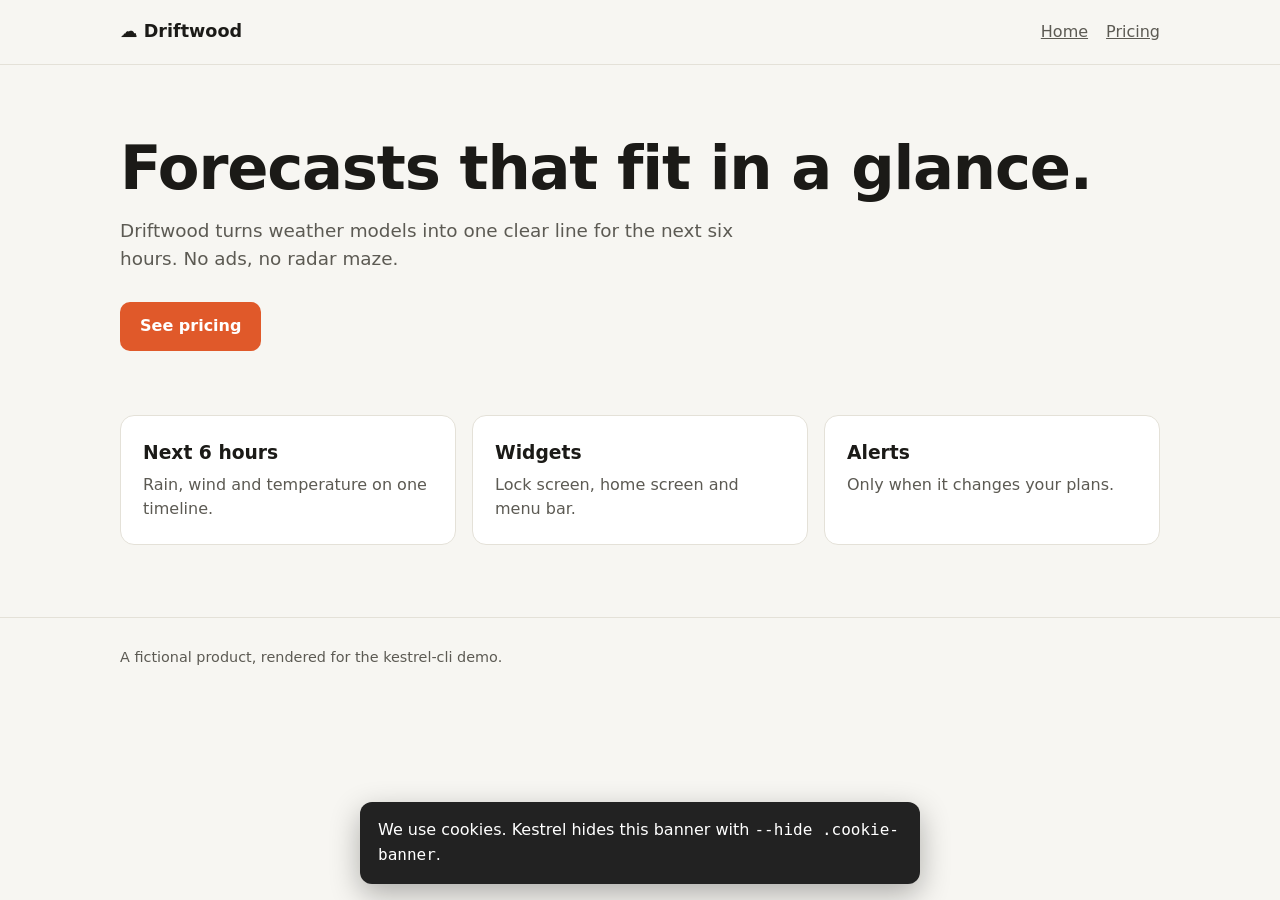
<file: site/index.html>
<!doctype html>
<html lang="en">
<head>
    <meta charset="utf-8">
    <meta name="viewport" content="width=device-width, initial-scale=1">
    <title>Driftwood</title>
    <link rel="stylesheet" href="style.css">
</head>
<body data-page="home">
    <header><div class="wrap"><strong>☁︎ Driftwood</strong><nav><a href="index.html">Home</a><a href="pricing.html">Pricing</a></nav></div></header>
    <div id="app"></div>
    <footer><div class="wrap">A fictional product, rendered for the kestrel-cli demo.</div></footer>
    <div class="cookie-banner">We use cookies. Kestrel hides this banner with <code>--hide .cookie-banner</code>.</div>
    <script src="app.js"></script>
</body>
</html>
</file>
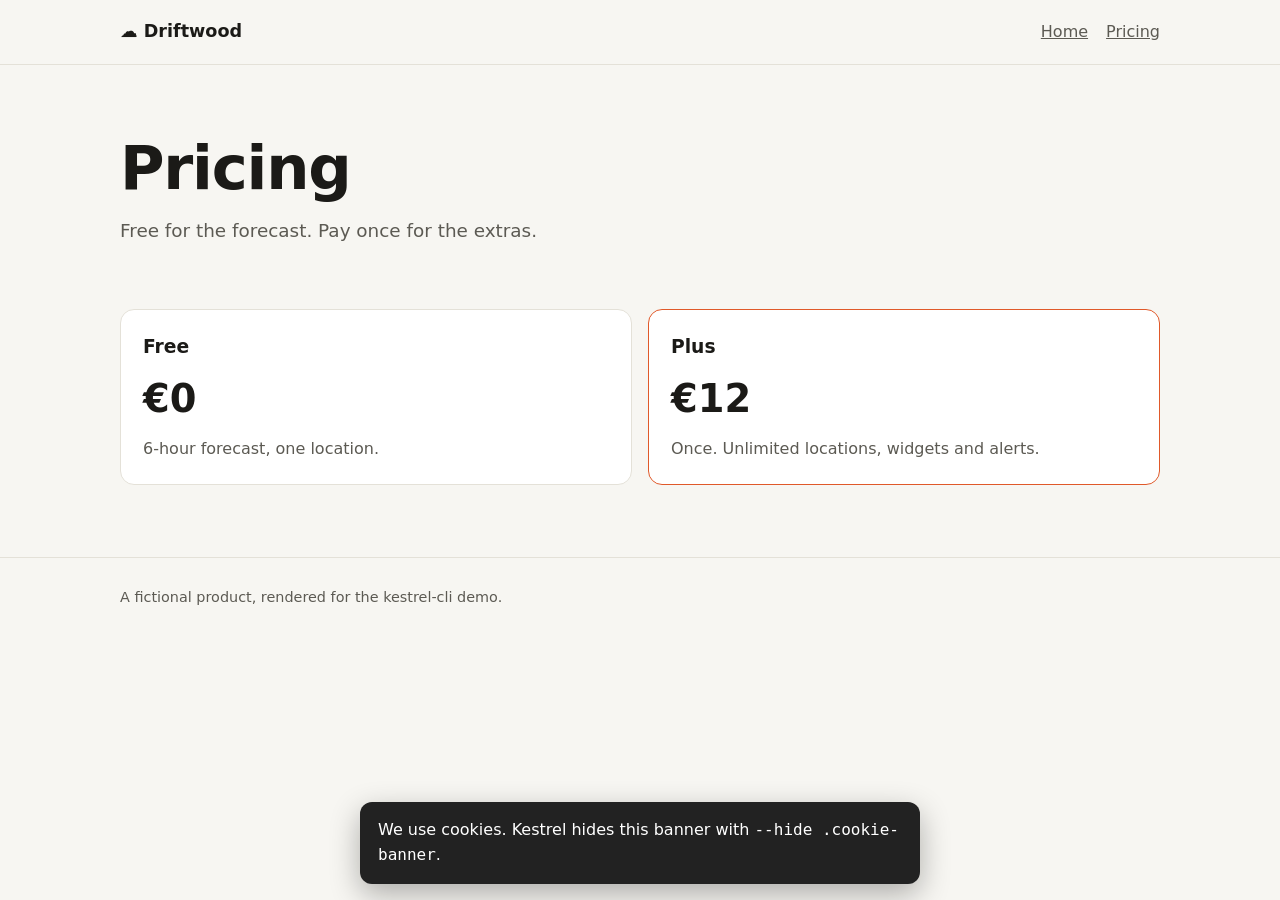
<file: site/pricing.html>
<!doctype html>
<html lang="en">
<head>
    <meta charset="utf-8">
    <meta name="viewport" content="width=device-width, initial-scale=1">
    <title>Pricing · Driftwood</title>
    <link rel="stylesheet" href="style.css">
</head>
<body data-page="pricing">
    <header><div class="wrap"><strong>☁︎ Driftwood</strong><nav><a href="index.html">Home</a><a href="pricing.html">Pricing</a></nav></div></header>
    <div id="app"></div>
    <footer><div class="wrap">A fictional product, rendered for the kestrel-cli demo.</div></footer>
    <div class="cookie-banner">We use cookies. Kestrel hides this banner with <code>--hide .cookie-banner</code>.</div>
    <script src="app.js"></script>
</body>
</html>
</file>
<file: site/style.css>
:root {
    --bg: #f7f6f2;
    --surface: #ffffff;
    --ink: #1b1a17;
    --ink-2: #5c5a53;
    --line: #e4e1d8;
    --brand: #e0592a;
    color-scheme: light dark;
}
@media (prefers-color-scheme: dark) {
    :root {
        --bg: #141311;
        --surface: #1e1c19;
        --ink: #f1efe8;
        --ink-2: #a6a297;
        --line: #33302a;
        --brand: #ff7a45;
    }
}
* { box-sizing: border-box; }
body {
    margin: 0;
    background: var(--bg);
    color: var(--ink);
    font: 16px/1.55 system-ui, -apple-system, "Segoe UI", sans-serif;
}
a { color: inherit; }
.wrap { max-width: 1080px; margin: 0 auto; padding: 0 20px; }
header { border-bottom: 1px solid var(--line); }
header .wrap { display: flex; align-items: center; gap: 24px; height: 64px; }
header strong { font-size: 1.1rem; }
header nav { display: flex; gap: 18px; margin-left: auto; color: var(--ink-2); }
.hero { padding-top: 72px; padding-bottom: 40px; }
.hero h1 { font-size: clamp(2.2rem, 6vw, 3.8rem); line-height: 1.05; margin: 0 0 16px; letter-spacing: -0.02em; }
.hero p { color: var(--ink-2); font-size: 1.15rem; max-width: 34em; margin: 0; }
.btn { display: inline-block; margin-top: 28px; padding: 12px 20px; border-radius: 10px; background: var(--brand); color: #fff; text-decoration: none; font-weight: 600; }
.grid { display: grid; grid-template-columns: repeat(auto-fit, minmax(240px, 1fr)); gap: 16px; padding-top: 24px; padding-bottom: 72px; }
.card { background: var(--surface); border: 1px solid var(--line); border-radius: 14px; padding: 22px; }
.card h3 { margin: 0 0 6px; }
.card p { margin: 0; color: var(--ink-2); }
.price { font-size: 2.4rem; font-weight: 700; margin: 8px 0; }
.card.pick { border-color: var(--brand); }
footer { border-top: 1px solid var(--line); padding: 28px 0; color: var(--ink-2); font-size: 0.9rem; }
.cookie-banner {
    position: fixed; left: 16px; right: 16px; bottom: 16px; max-width: 560px; margin: 0 auto;
    padding: 16px 18px; border-radius: 12px; background: #222; color: #fff;
    box-shadow: 0 10px 30px rgb(0 0 0 / 0.3);
}
</file>
